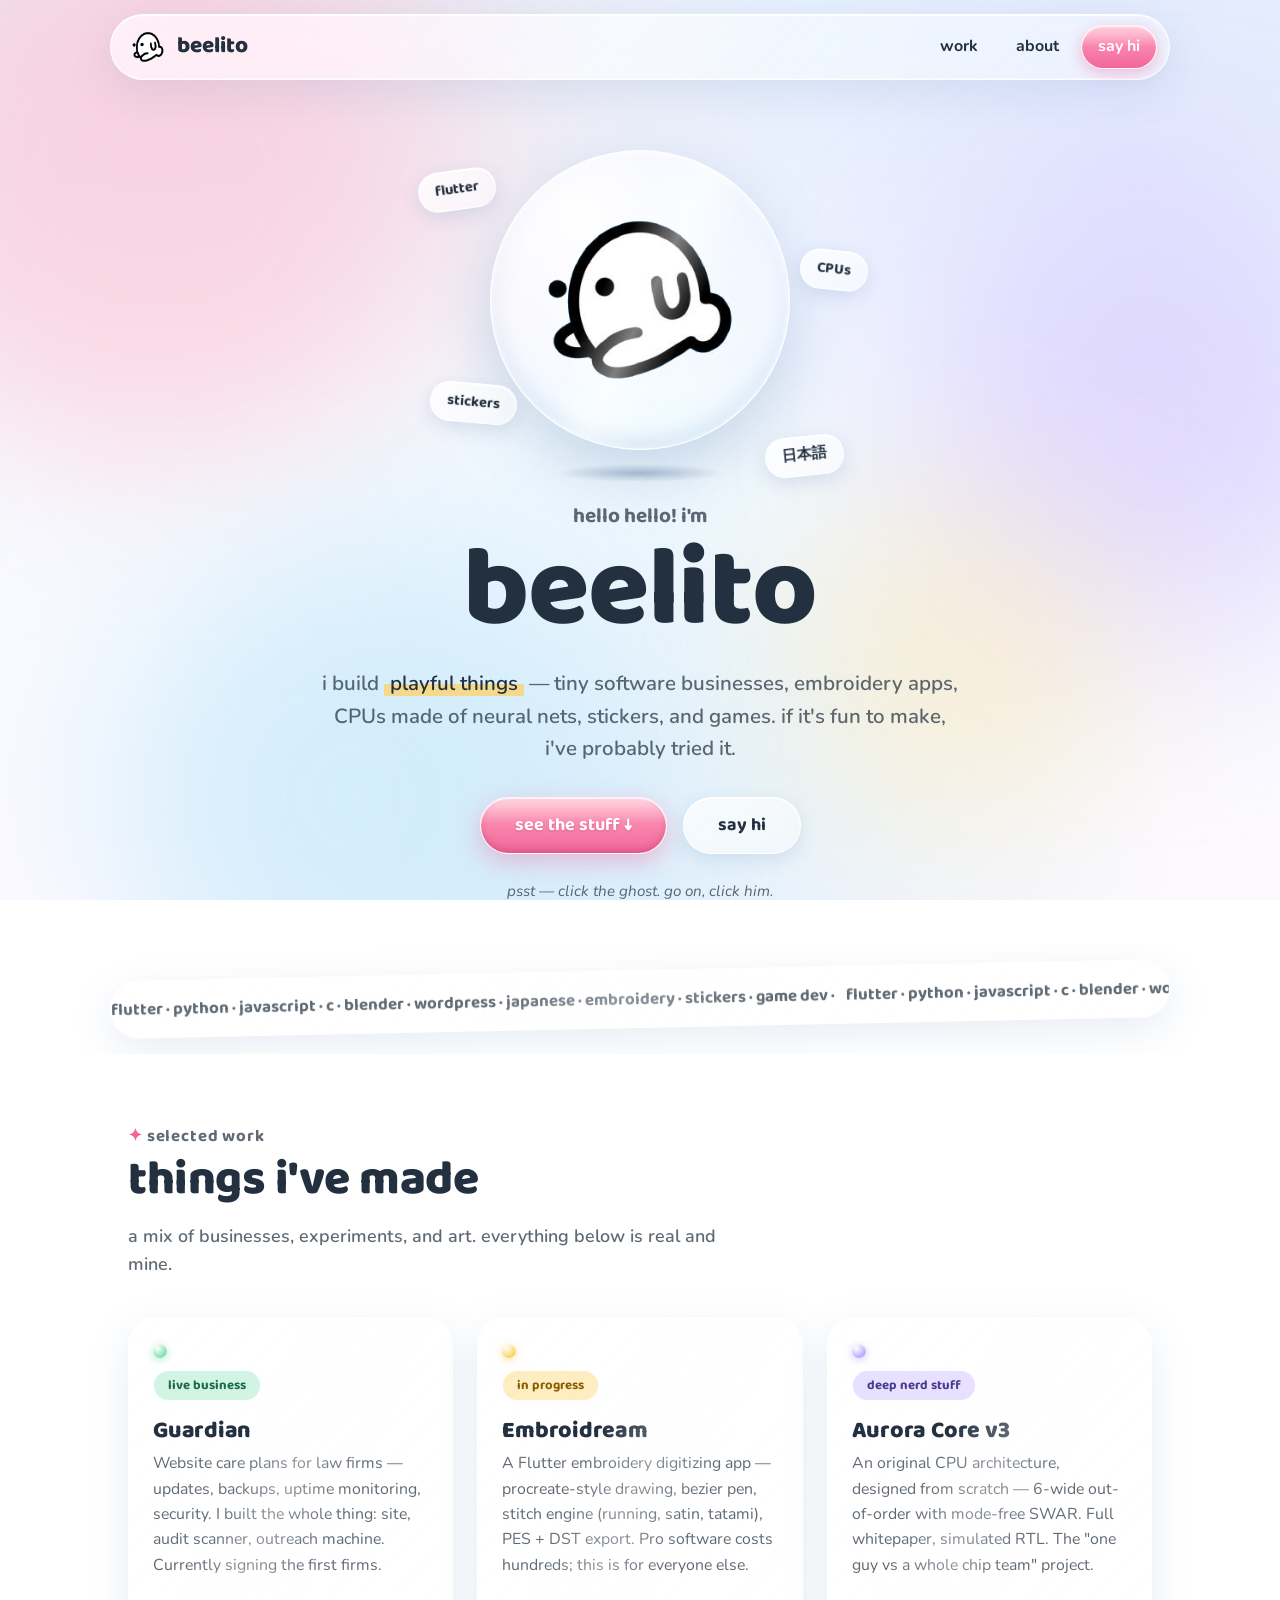
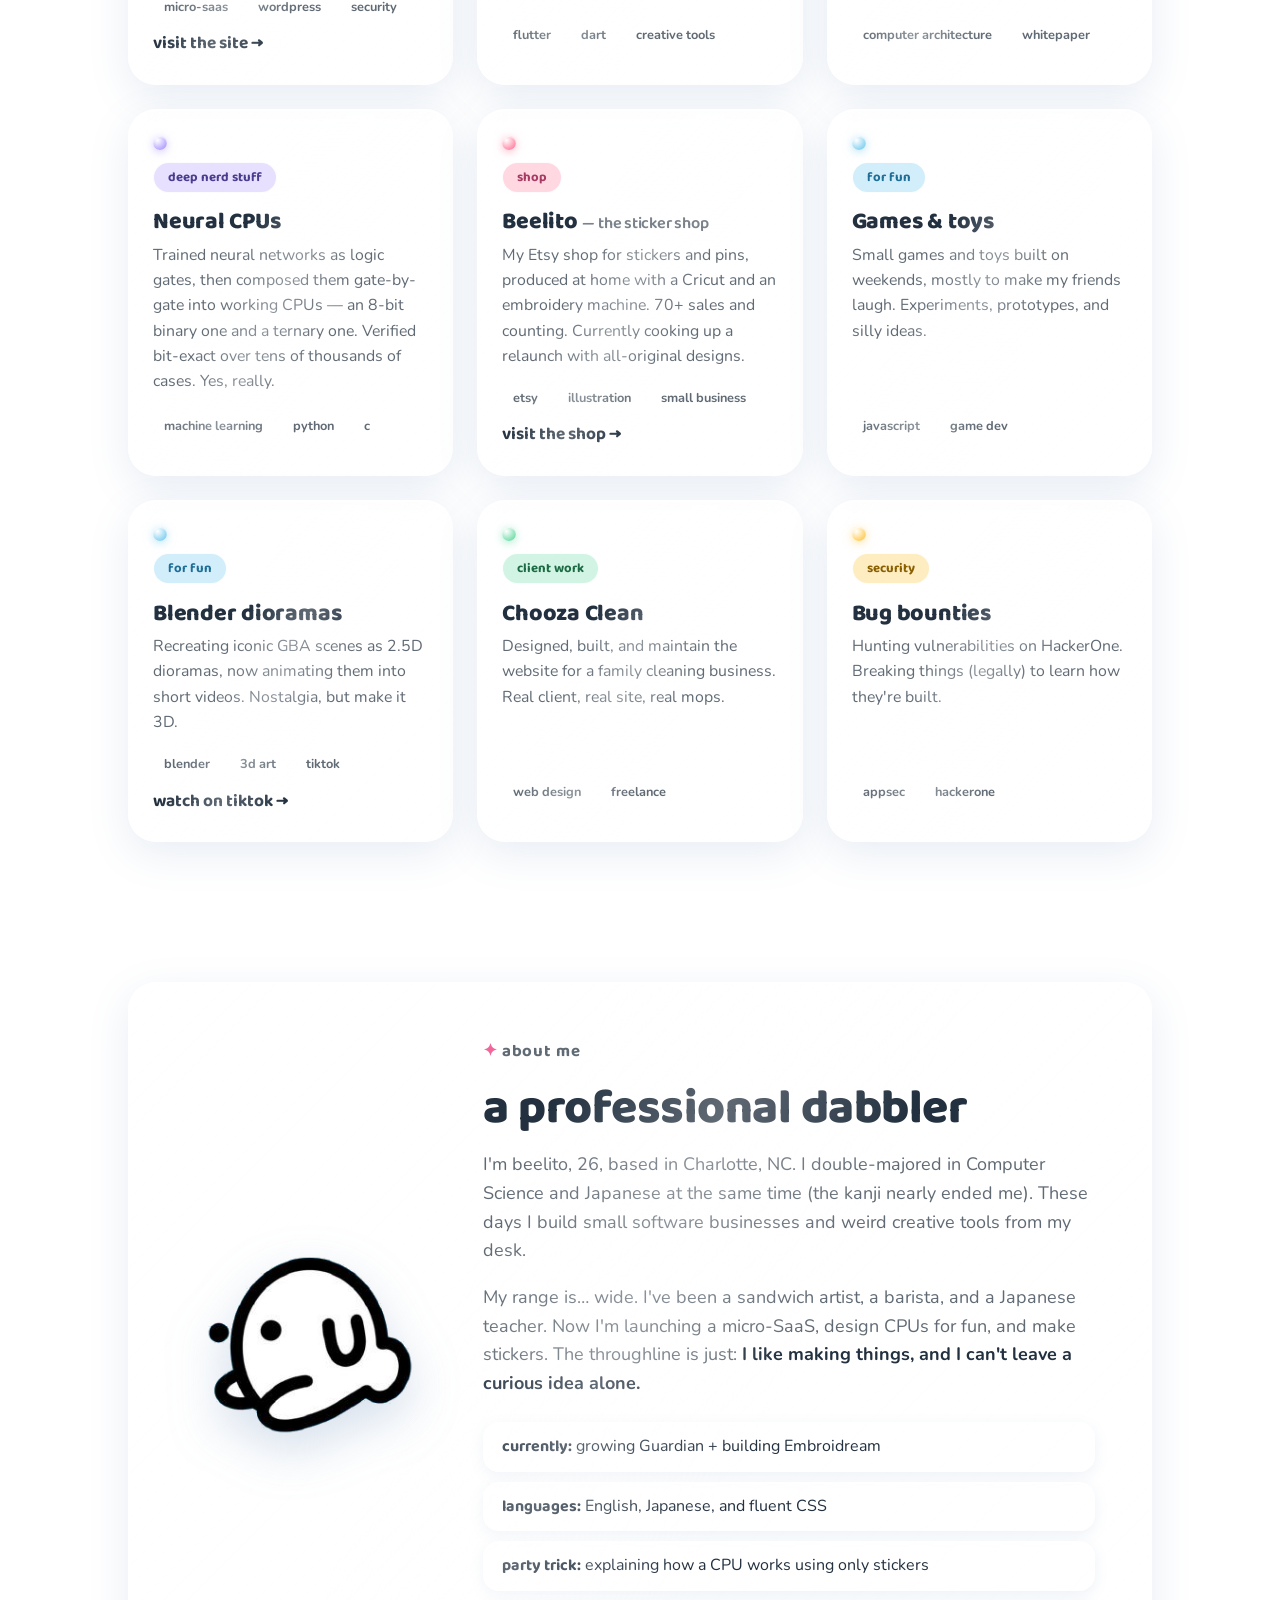
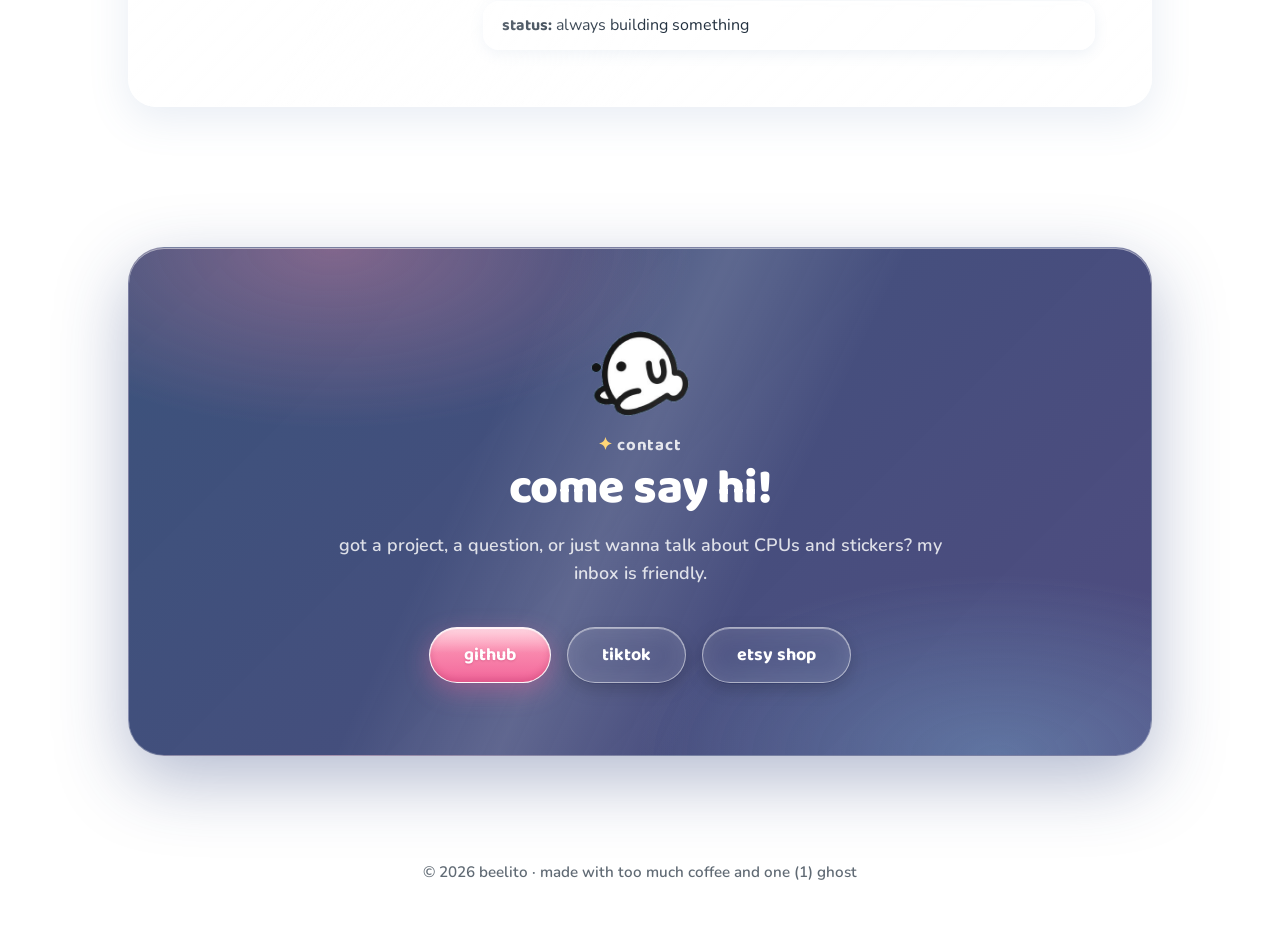
<file: index.html>
<!DOCTYPE html>
<html lang="en">
<head>
<meta charset="utf-8">
<meta name="viewport" content="width=device-width, initial-scale=1">
<title>beelito — i build playful things</title>
<meta name="description" content="beelito's portfolio: micro-SaaS, a Flutter embroidery app, CPU architecture experiments, stickers, and games. Built for fun, shipped for real.">
<link rel="icon" href="ghost.png" type="image/png">
<link rel="preconnect" href="https://fonts.googleapis.com">
<link rel="preconnect" href="https://fonts.gstatic.com" crossorigin>
<link href="https://fonts.googleapis.com/css2?family=Baloo+2:wght@500;600;700;800&family=Nunito:ital,wght@0,400;0,600;0,700;1,400&display=swap" rel="stylesheet">
<link rel="stylesheet" href="styles.css">
</head>
<body>

<div class="aurora" aria-hidden="true">
  <span class="blob b1"></span><span class="blob b2"></span>
  <span class="blob b3"></span><span class="blob b4"></span>
</div>

<header class="nav glass">
  <a class="nav-logo" href="#top" aria-label="beelito home">
    <img class="nav-ghost" src="ghost.png" alt="">
    <span>beelito</span>
  </a>
  <nav class="nav-links">
    <a href="#work">work</a>
    <a href="#about">about</a>
    <a href="#contact" class="nav-cta">say hi</a>
  </nav>
</header>

<main id="top">

  <!-- HERO -->
  <section class="hero">
    <div class="wrap hero-inner">
      <div class="hero-stage">
        <div class="hero-orb" id="heroOrb" role="img" aria-label="beelito's ghost logo">
          <img src="ghost.png" alt="">
        </div>
        <div class="hero-shadow" aria-hidden="true"></div>
        <span class="chip c1">flutter</span>
        <span class="chip c2">CPUs</span>
        <span class="chip c3">stickers</span>
        <span class="chip c4">日本語</span>
      </div>
      <p class="hero-kicker">hello hello! i'm</p>
      <h1>beelito</h1>
      <p class="hero-sub">i build <span class="hl">playful things</span> — tiny software businesses, embroidery apps, CPUs made of neural nets, stickers, and games. if it's fun to make, i've probably tried it.</p>
      <div class="hero-btns">
        <a class="btn btn-gel" href="#work">see the stuff ↓</a>
        <a class="btn btn-clear" href="#contact">say hi</a>
      </div>
      <p class="hero-note">psst — click the ghost. go on, click him.</p>
    </div>
  </section>

  <!-- MARQUEE -->
  <div class="marquee-wrap">
    <div class="marquee glass" aria-hidden="true">
      <div class="marquee-track">
        <span>flutter · python · javascript · c · blender · wordpress · japanese · embroidery · stickers · game dev ·&nbsp;</span>
        <span>flutter · python · javascript · c · blender · wordpress · japanese · embroidery · stickers · game dev ·&nbsp;</span>
      </div>
    </div>
  </div>

  <!-- WORK -->
  <section id="work" class="section">
    <div class="wrap">
      <p class="kicker">selected work</p>
      <h2>things i've made</h2>
      <p class="section-sub">a mix of businesses, experiments, and art. everything below is real and mine.</p>

      <div class="cards">
        <article class="card glass reveal">
          <span class="card-dot" style="--dot:#7fe0b2"></span>
          <span class="card-tag tint-mint">live business</span>
          <h3>Guardian</h3>
          <p>Website care plans for law firms — updates, backups, uptime monitoring, security. I built the whole thing: site, audit scanner, outreach machine. Currently signing the first firms.</p>
          <div class="card-tags"><span>micro-saas</span><span>wordpress</span><span>security</span></div>
          <a class="card-link" href="https://guardian-care.pages.dev/" target="_blank" rel="noopener">visit the site →</a>
        </article>

        <article class="card glass reveal">
          <span class="card-dot" style="--dot:#ffd166"></span>
          <span class="card-tag tint-yellow">in progress</span>
          <h3>Embroidream</h3>
          <p>A Flutter embroidery digitizing app — procreate-style drawing, bezier pen, stitch engine (running, satin, tatami), PES + DST export. Pro software costs hundreds; this is for everyone else.</p>
          <div class="card-tags"><span>flutter</span><span>dart</span><span>creative tools</span></div>
        </article>

        <article class="card glass reveal">
          <span class="card-dot" style="--dot:#b9a7ff"></span>
          <span class="card-tag tint-lav">deep nerd stuff</span>
          <h3>Aurora Core v3</h3>
          <p>An original CPU architecture, designed from scratch — 6-wide out-of-order with mode-free SWAR. Full whitepaper, simulated RTL. The "one guy vs a whole chip team" project.</p>
          <div class="card-tags"><span>computer architecture</span><span>whitepaper</span></div>
        </article>

        <article class="card glass reveal">
          <span class="card-dot" style="--dot:#b9a7ff"></span>
          <span class="card-tag tint-lav">deep nerd stuff</span>
          <h3>Neural CPUs</h3>
          <p>Trained neural networks as logic gates, then composed them gate-by-gate into working CPUs — an 8-bit binary one and a ternary one. Verified bit-exact over tens of thousands of cases. Yes, really.</p>
          <div class="card-tags"><span>machine learning</span><span>python</span><span>c</span></div>
        </article>

        <article class="card glass reveal">
          <span class="card-dot" style="--dot:#ff8fab"></span>
          <span class="card-tag tint-pink">shop</span>
          <h3>Beelito <span class="card-soft">— the sticker shop</span></h3>
          <p>My Etsy shop for stickers and pins, produced at home with a Cricut and an embroidery machine. 70+ sales and counting. Currently cooking up a relaunch with all-original designs.</p>
          <div class="card-tags"><span>etsy</span><span>illustration</span><span>small business</span></div>
          <a class="card-link" href="https://www.etsy.com/shop/beelito" target="_blank" rel="noopener">visit the shop →</a>
        </article>

        <article class="card glass reveal">
          <span class="card-dot" style="--dot:#8ed4f2"></span>
          <span class="card-tag tint-sky">for fun</span>
          <h3>Games &amp; toys</h3>
          <p>Small games and toys built on weekends, mostly to make my friends laugh. Experiments, prototypes, and silly ideas.</p>
          <div class="card-tags"><span>javascript</span><span>game dev</span></div>
        </article>

        <article class="card glass reveal">
          <span class="card-dot" style="--dot:#8ed4f2"></span>
          <span class="card-tag tint-sky">for fun</span>
          <h3>Blender dioramas</h3>
          <p>Recreating iconic GBA scenes as 2.5D dioramas, now animating them into short videos. Nostalgia, but make it 3D.</p>
          <div class="card-tags"><span>blender</span><span>3d art</span><span>tiktok</span></div>
          <a class="card-link" href="https://www.tiktok.com/@beelito" target="_blank" rel="noopener">watch on tiktok →</a>
        </article>

        <article class="card glass reveal">
          <span class="card-dot" style="--dot:#7fe0b2"></span>
          <span class="card-tag tint-mint">client work</span>
          <h3>Chooza Clean</h3>
          <p>Designed, built, and maintain the website for a family cleaning business. Real client, real site, real mops.</p>
          <div class="card-tags"><span>web design</span><span>freelance</span></div>
        </article>

        <article class="card glass reveal">
          <span class="card-dot" style="--dot:#ffd166"></span>
          <span class="card-tag tint-yellow">security</span>
          <h3>Bug bounties</h3>
          <p>Hunting vulnerabilities on HackerOne. Breaking things (legally) to learn how they're built.</p>
          <div class="card-tags"><span>appsec</span><span>hackerone</span></div>
        </article>
      </div>
    </div>
  </section>

  <!-- ABOUT -->
  <section id="about" class="section">
    <div class="wrap">
      <div class="about-panel glass reveal">
        <div class="about-ghost">
          <img src="ghost.png" alt="beelito's ghost logo">
        </div>
        <div>
          <p class="kicker">about me</p>
          <h2>a professional dabbler</h2>
          <p>I'm beelito, 26, based in Charlotte, NC. I double-majored in Computer Science and Japanese at the same time (the kanji nearly ended me). These days I build small software businesses and weird creative tools from my desk.</p>
          <p>My range is… wide. I've been a sandwich artist, a barista, and a Japanese teacher. Now I'm launching a micro-SaaS, design CPUs for fun, and make stickers. The throughline is just: <strong>I like making things, and I can't leave a curious idea alone.</strong></p>
          <ul class="fun-facts">
            <li><strong>currently:</strong> growing Guardian + building Embroidream</li>
            <li><strong>languages:</strong> English, Japanese, and fluent CSS</li>
            <li><strong>party trick:</strong> explaining how a CPU works using only stickers</li>
            <li><strong>status:</strong> always building something</li>
          </ul>
        </div>
      </div>
    </div>
  </section>

  <!-- CONTACT -->
  <section id="contact" class="section">
    <div class="wrap">
      <div class="contact-panel reveal">
        <div class="contact-ghost">
          <img src="ghost.png" alt="beelito's ghost logo">
        </div>
        <p class="kicker kicker-light">contact</p>
        <h2>come say hi!</h2>
        <p class="section-sub">got a project, a question, or just wanna talk about CPUs and stickers? my inbox is friendly.</p>
        <div class="contact-btns">
          <a class="btn btn-gel" href="https://github.com/beelito" target="_blank" rel="noopener">github</a>
          <a class="btn btn-frost" href="https://www.tiktok.com/@beelito" target="_blank" rel="noopener">tiktok</a>
          <a class="btn btn-frost" href="https://www.etsy.com/shop/beelito" target="_blank" rel="noopener">etsy shop</a>
        </div>
      </div>
    </div>
  </section>

</main>

<footer class="footer">
  <div class="wrap">
    <p>© 2026 beelito · made with too much coffee and one (1) ghost</p>
  </div>
</footer>

<script src="script.js"></script>
</body>
</html>
</file>
<file: styles.css>
/* beelito's portfolio — playful liquid glass. frosted panels, gel buttons, aurora light. */

:root {
  --ink: #22303f;
  --ink-soft: rgba(34, 48, 63, 0.72);
  --pink: #ff8fab;
  --pink-deep: #f2669a;
  --yellow: #ffd166;
  --mint: #7fe0b2;
  --lav: #b9a7ff;
  --sky: #8ed4f2;
  --font-head: "Baloo 2", "Comic Sans MS", cursive;
  --font-body: "Nunito", -apple-system, "Segoe UI", sans-serif;
}

* { margin: 0; padding: 0; box-sizing: border-box; }
html { scroll-behavior: smooth; }
body {
  font-family: var(--font-body);
  color: var(--ink);
  font-size: 18px;
  line-height: 1.6;
  overflow-x: hidden;
  background:
    radial-gradient(1100px 750px at 12% 8%, rgba(255, 143, 171, 0.20), transparent 60%),
    radial-gradient(1000px 700px at 88% 18%, rgba(185, 167, 255, 0.20), transparent 60%),
    radial-gradient(900px 900px at 50% 95%, rgba(142, 212, 242, 0.25), transparent 60%),
    linear-gradient(180deg, #e9f5fd 0%, #f6fbff 45%, #fdfaff 100%);
  background-attachment: fixed;
  min-height: 100vh;
}
::selection { background: rgba(255, 143, 171, 0.4); }

.wrap { max-width: 1080px; margin: 0 auto; padding: 0 28px; }

h1, h2, h3 {
  font-family: var(--font-head);
  font-weight: 800;
  line-height: 1.05;
  letter-spacing: -0.01em;
}
h1 { font-size: clamp(4rem, 12vw, 7rem); }
h2 { font-size: clamp(2.1rem, 5vw, 3rem); margin-bottom: 1rem; }
h3 { font-size: 1.45rem; margin: 0.7rem 0 0.5rem; }

.kicker {
  font-family: var(--font-head);
  font-weight: 700;
  font-size: 1.05rem;
  letter-spacing: 0.05em;
  margin-bottom: 0.3rem;
  color: var(--ink-soft);
}
.kicker::before { content: "✦ "; color: var(--pink-deep); }
.kicker-light { color: rgba(255, 255, 255, 0.85); }
.kicker-light::before { color: var(--yellow); }

/* ---------- aurora background ---------- */
.aurora { position: fixed; inset: 0; z-index: -1; overflow: hidden; pointer-events: none; }
.blob { position: absolute; border-radius: 50%; filter: blur(90px); opacity: 0.55; }
.b1 { width: 44vw; height: 44vw; left: -10vw; top: -8vw; background: #ffc4d6; animation: drift1 26s ease-in-out infinite; }
.b2 { width: 36vw; height: 36vw; right: -8vw; top: 22vh; background: #d3c5ff; animation: drift2 32s ease-in-out infinite; }
.b3 { width: 40vw; height: 40vw; left: 8vw; bottom: -12vw; background: #bfe6fa; animation: drift1 38s ease-in-out infinite reverse; }
.b4 { width: 26vw; height: 26vw; right: 12vw; bottom: 8vh; background: #ffe9b8; animation: drift2 29s ease-in-out infinite reverse; }
@keyframes drift1 { 0%,100% { transform: translate(0,0) scale(1); } 50% { transform: translate(6vw, 4vh) scale(1.12); } }
@keyframes drift2 { 0%,100% { transform: translate(0,0) scale(1.05); } 50% { transform: translate(-5vw, -5vh) scale(0.94); } }

/* ---------- glass material ---------- */
.glass {
  background: linear-gradient(135deg, rgba(255, 255, 255, 0.68), rgba(255, 255, 255, 0.38));
  -webkit-backdrop-filter: blur(22px) saturate(1.6);
  backdrop-filter: blur(22px) saturate(1.6);
  border: 1px solid rgba(255, 255, 255, 0.9);
  border-radius: 28px;
  box-shadow:
    0 12px 40px rgba(90, 130, 180, 0.14),
    inset 0 1px 0 rgba(255, 255, 255, 1),
    inset 0 -1px 0 rgba(255, 255, 255, 0.35);
  position: relative;
}
.glass::before {
  content: ""; position: absolute; inset: 0; border-radius: inherit;
  pointer-events: none;
  background: linear-gradient(115deg, transparent 35%, rgba(255, 255, 255, 0.28) 48%, transparent 62%);
}
.glass::after {
  content: ""; position: absolute; top: 0; left: 10%; right: 10%; height: 1px;
  background: linear-gradient(90deg, transparent, rgba(255, 255, 255, 1), transparent);
  pointer-events: none;
}

/* ---------- nav ---------- */
.nav {
  position: fixed; top: 14px; left: 50%; transform: translateX(-50%);
  z-index: 50;
  display: flex; align-items: center; justify-content: space-between;
  width: min(1060px, calc(100% - 28px));
  padding: 10px 12px 10px 18px;
  border-radius: 999px;
}
.nav-logo {
  display: inline-flex; align-items: center; gap: 10px;
  font-family: var(--font-head); font-weight: 800; font-size: 1.4rem;
  color: var(--ink); text-decoration: none;
}
.nav-ghost { width: 38px; height: 38px; }
.nav-links { display: flex; gap: 6px; align-items: center; }
.nav-links a {
  color: var(--ink); text-decoration: none; font-weight: 700; font-size: 1rem;
  padding: 8px 16px; border-radius: 999px; transition: background 0.2s ease;
}
.nav-links a:not(.nav-cta):hover { background: rgba(255, 255, 255, 0.6); }
.nav-cta {
  background: linear-gradient(180deg, rgba(255,255,255,.5), rgba(255,255,255,0) 50%),
              linear-gradient(180deg, #ffa4bd, var(--pink-deep));
  color: #fff !important;
  border: 1px solid rgba(255, 255, 255, 0.9);
  box-shadow: 0 4px 14px rgba(242, 102, 154, 0.4), inset 0 1px 1px rgba(255,255,255,.7);
  transition: transform 0.15s ease, box-shadow 0.15s ease !important;
}
.nav-cta:hover { transform: translateY(-1px) scale(1.03); background: rgba(255,255,255,0.6); }

/* ---------- hero ---------- */
.hero { padding: 150px 0 40px; }
.hero-inner { text-align: center; }
.hero-stage { position: relative; width: min(300px, 64vw); margin: 0 auto 18px; }
.hero-orb {
  width: 100%; aspect-ratio: 1; border-radius: 50%;
  display: grid; place-items: center;
  background: radial-gradient(circle at 30% 22%, rgba(255,255,255,.95), rgba(255,255,255,.35) 55%, rgba(255,255,255,.12));
  -webkit-backdrop-filter: blur(18px) saturate(1.5);
  backdrop-filter: blur(18px) saturate(1.5);
  border: 1px solid rgba(255, 255, 255, 0.95);
  box-shadow:
    0 24px 60px rgba(90, 130, 180, 0.28),
    inset 0 2px 8px rgba(255, 255, 255, 1),
    inset 0 -10px 20px rgba(140, 180, 220, 0.28);
  animation: bob 3.4s ease-in-out infinite;
  cursor: pointer;
  position: relative; z-index: 1;
}
.hero-orb::after {
  content: ""; position: absolute; inset: 0; border-radius: 50%;
  background: linear-gradient(115deg, transparent 40%, rgba(255,255,255,.5) 52%, transparent 64%);
  pointer-events: none;
}
.hero-orb img { width: 76%; height: auto; display: block; }
.hero-shadow {
  width: 56%; height: 18px; margin: 14px auto 0;
  background: radial-gradient(ellipse at center, rgba(60, 90, 130, 0.35), transparent 70%);
  border-radius: 50%;
  animation: shadow-pulse 3.4s ease-in-out infinite;
}
@keyframes bob { 0%,100% { transform: translateY(0); } 50% { transform: translateY(-14px); } }
@keyframes shadow-pulse { 0%,100% { transform: scaleX(1); opacity: 0.9; } 50% { transform: scaleX(0.78); opacity: 0.55; } }

.chip {
  position: absolute; z-index: 2;
  font-family: var(--font-head); font-weight: 700; font-size: 0.92rem;
  padding: 7px 16px; border-radius: 999px;
  background: linear-gradient(135deg, rgba(255,255,255,.85), rgba(255,255,255,.5));
  -webkit-backdrop-filter: blur(12px);
  backdrop-filter: blur(12px);
  border: 1px solid rgba(255, 255, 255, 0.95);
  box-shadow: 0 6px 18px rgba(90, 130, 180, 0.18), inset 0 1px 0 #fff;
  animation: chip-float 5s ease-in-out infinite;
  white-space: nowrap;
}
.c1 { top: 6%; left: -24%; transform: rotate(-8deg); }
.c2 { top: 30%; right: -26%; transform: rotate(6deg); animation-delay: 1.2s; }
.c3 { bottom: 18%; left: -20%; transform: rotate(5deg); animation-delay: 2.1s; }
.c4 { bottom: 2%; right: -18%; transform: rotate(-6deg); animation-delay: 0.6s; }
@keyframes chip-float { 0%,100% { margin-top: 0; } 50% { margin-top: -12px; } }

.hero-kicker { font-family: var(--font-head); font-weight: 700; font-size: 1.3rem; color: var(--ink-soft); }
.hero h1 { margin-bottom: 1rem; }
.hero-sub { font-size: 1.28rem; max-width: 640px; margin: 0 auto 2rem; font-weight: 600; color: var(--ink-soft); }
.hl {
  color: var(--ink);
  background: linear-gradient(180deg, transparent 55%, rgba(255, 209, 102, 0.75) 55%, rgba(255, 209, 102, 0.75) 95%, transparent 95%);
  padding: 0 6px; white-space: nowrap;
}
.hero-btns { display: flex; gap: 16px; justify-content: center; flex-wrap: wrap; }
.hero-note { margin-top: 1.6rem; font-size: 0.95rem; color: var(--ink-soft); font-style: italic; }

/* ---------- buttons ---------- */
.btn {
  display: inline-block; text-decoration: none;
  font-family: var(--font-head); font-weight: 700; font-size: 1.12rem;
  border-radius: 999px; padding: 13px 34px;
  transition: transform 0.16s cubic-bezier(0.34, 1.56, 0.64, 1), box-shadow 0.16s ease;
}
.btn:active { transform: scale(0.96); }
/* gel primary — the lab-pill look: specular top, translucent color, inner depth */
.btn-gel {
  color: #fff;
  background:
    linear-gradient(180deg, rgba(255, 255, 255, 0.55) 0%, rgba(255, 255, 255, 0) 46%),
    linear-gradient(180deg, #ffa4bd 0%, var(--pink-deep) 100%);
  border: 1px solid rgba(255, 255, 255, 0.9);
  box-shadow:
    0 8px 24px rgba(242, 102, 154, 0.38),
    inset 0 1px 1px rgba(255, 255, 255, 0.85),
    inset 0 -3px 6px rgba(170, 40, 90, 0.28);
  text-shadow: 0 1px 2px rgba(170, 40, 90, 0.3);
}
.btn-gel:hover { transform: translateY(-2px) scale(1.03); box-shadow: 0 12px 30px rgba(242,102,154,.48), inset 0 1px 1px rgba(255,255,255,.85), inset 0 -3px 6px rgba(170,40,90,.28); }
/* clear glass secondary */
.btn-clear {
  color: var(--ink);
  background: linear-gradient(135deg, rgba(255,255,255,.75), rgba(255,255,255,.4));
  -webkit-backdrop-filter: blur(14px);
  backdrop-filter: blur(14px);
  border: 1px solid rgba(255, 255, 255, 0.95);
  box-shadow: 0 6px 18px rgba(90, 130, 180, 0.16), inset 0 1px 0 #fff;
}
.btn-clear:hover { transform: translateY(-2px) scale(1.03); }
/* frosted button for dark panels */
.btn-frost {
  color: #fff;
  background: rgba(255, 255, 255, 0.16);
  -webkit-backdrop-filter: blur(14px);
  backdrop-filter: blur(14px);
  border: 1px solid rgba(255, 255, 255, 0.5);
  box-shadow: inset 0 1px 0 rgba(255,255,255,.4), 0 6px 18px rgba(0,0,0,.18);
}
.btn-frost:hover { transform: translateY(-2px) scale(1.03); background: rgba(255,255,255,.24); }

/* ---------- marquee ---------- */
.marquee-wrap { padding: 26px 0; overflow: hidden; }
.marquee {
  width: min(1060px, calc(100% - 28px)); margin: 0 auto;
  border-radius: 999px; overflow: hidden; padding: 13px 0;
  transform: rotate(-1.2deg);
}
.marquee-track { display: inline-flex; white-space: nowrap; animation: scroll 30s linear infinite; }
.marquee-track span {
  font-family: var(--font-head); font-weight: 700; font-size: 1.05rem;
  color: var(--ink-soft); padding-right: 8px;
}
@keyframes scroll { to { transform: translateX(-50%); } }

/* ---------- sections ---------- */
.section { padding: 70px 0; scroll-margin-top: 90px; }
.section-sub { font-size: 1.12rem; color: var(--ink-soft); max-width: 620px; margin-bottom: 2.4rem; font-weight: 600; }

/* ---------- cards ---------- */
.cards { display: grid; grid-template-columns: repeat(3, 1fr); gap: 24px; }
.card {
  padding: 26px 24px;
  transition: transform 0.25s cubic-bezier(0.34, 1.56, 0.64, 1), box-shadow 0.25s ease;
  display: flex; flex-direction: column;
}
.card:hover {
  transform: translateY(-8px) scale(1.015);
  box-shadow: 0 24px 60px rgba(90, 130, 180, 0.22), inset 0 1px 0 #fff, inset 0 -1px 0 rgba(255,255,255,.35);
}
.card-dot {
  width: 14px; height: 14px; border-radius: 50%;
  background: radial-gradient(circle at 32% 30%, rgba(255,255,255,.9), var(--dot) 70%);
  box-shadow: 0 2px 8px color-mix(in srgb, var(--dot) 60%, transparent), inset 0 1px 1px rgba(255,255,255,.8);
  margin-bottom: 12px;
}
.card-tag {
  align-self: flex-start; font-family: var(--font-head); font-weight: 700; font-size: 0.82rem;
  border-radius: 999px; padding: 4px 14px; margin-bottom: 0.4rem;
  border: 1px solid rgba(255, 255, 255, 0.9);
  -webkit-backdrop-filter: blur(8px); backdrop-filter: blur(8px);
}
.tint-mint { background: rgba(127, 224, 178, 0.35); color: #1d6b44; }
.tint-yellow { background: rgba(255, 209, 102, 0.4); color: #8a5f00; }
.tint-lav { background: rgba(185, 167, 255, 0.35); color: #4a3d8f; }
.tint-pink { background: rgba(255, 143, 171, 0.35); color: #a83a63; }
.tint-sky { background: rgba(142, 212, 242, 0.4); color: #1f6e97; }
.card p { flex: 1; font-size: 0.99rem; color: var(--ink-soft); }
.card-soft { font-weight: 600; font-size: 1.02rem; opacity: 0.6; }
.card-tags { display: flex; flex-wrap: wrap; gap: 8px; margin: 1rem 0 0.6rem; }
.card-tags span {
  font-size: 0.8rem; font-weight: 700; color: var(--ink-soft);
  background: rgba(255, 255, 255, 0.55);
  border: 1px solid rgba(255, 255, 255, 0.9);
  border-radius: 8px; padding: 2px 10px;
}
.card-link { font-family: var(--font-head); font-weight: 700; color: var(--ink); text-decoration: none; font-size: 1.08rem; }
.card-link:hover { color: var(--pink-deep); }

/* ---------- about ---------- */
.about-panel {
  padding: clamp(28px, 5vw, 56px);
  display: grid; grid-template-columns: 250px 1fr; gap: 48px; align-items: center;
}
.about-ghost img { width: 100%; height: auto; display: block; animation: bob 4s ease-in-out infinite; filter: drop-shadow(0 18px 24px rgba(90,130,180,.25)); }
.about-panel p { margin-bottom: 1.1rem; color: var(--ink-soft); }
.about-panel p strong { color: var(--ink); }
.fun-facts { list-style: none; margin-top: 1.5rem; display: grid; gap: 10px; }
.fun-facts li {
  background: rgba(255, 255, 255, 0.55);
  border: 1px solid rgba(255, 255, 255, 0.9);
  border-radius: 16px; padding: 11px 18px; font-size: 1rem;
  box-shadow: inset 0 1px 0 #fff, 0 4px 14px rgba(90,130,180,.1);
}
.fun-facts strong { font-family: var(--font-head); }

/* ---------- contact ---------- */
.contact-panel {
  border-radius: 36px; padding: clamp(36px, 6vw, 72px) clamp(28px, 5vw, 56px);
  text-align: center; position: relative; overflow: hidden;
  background:
    radial-gradient(600px 300px at 20% 0%, rgba(255, 143, 171, 0.35), transparent 60%),
    radial-gradient(600px 300px at 85% 100%, rgba(142, 212, 242, 0.3), transparent 60%),
    linear-gradient(135deg, rgba(32, 58, 105, 0.88), rgba(48, 44, 105, 0.85));
  -webkit-backdrop-filter: blur(26px) saturate(1.4);
  backdrop-filter: blur(26px) saturate(1.4);
  border: 1px solid rgba(255, 255, 255, 0.28);
  box-shadow: 0 24px 70px rgba(40, 60, 120, 0.35), inset 0 1px 0 rgba(255,255,255,.5);
  color: #fff;
}
.contact-panel::before {
  content: ""; position: absolute; inset: 0; border-radius: inherit; pointer-events: none;
  background: linear-gradient(115deg, transparent 35%, rgba(255,255,255,.14) 48%, transparent 62%);
}
.contact-panel h2 { color: #fff; }
.contact-panel .section-sub { color: rgba(255, 255, 255, 0.82); margin-left: auto; margin-right: auto; }
.contact-ghost { width: 120px; margin: 0 auto 6px; }
.contact-ghost img { width: 100%; height: auto; display: block; animation: bob 3s ease-in-out infinite; }
.contact-btns { display: flex; gap: 16px; justify-content: center; flex-wrap: wrap; margin-top: 1.8rem; position: relative; z-index: 1; }

/* ---------- footer ---------- */
.footer { padding: 34px 0 44px; text-align: center; }
.footer p { margin: 0; font-size: 0.95rem; color: var(--ink-soft); font-weight: 600; }

/* ---------- reveal ---------- */
.reveal { opacity: 0; translate: 0 26px; }
.reveal.in { opacity: 1; translate: 0 0; transition: opacity 0.6s ease, translate 0.6s cubic-bezier(0.34, 1.3, 0.64, 1); }

/* ---------- responsive ---------- */
@media (max-width: 900px) {
  .cards { grid-template-columns: repeat(2, 1fr); }
  .about-panel { grid-template-columns: 1fr; gap: 28px; }
  .about-ghost { max-width: 200px; margin: 0 auto; }
  .c1 { left: -8%; } .c2 { right: -8%; } .c3 { left: -6%; } .c4 { right: -6%; }
}
@media (max-width: 620px) {
  body { font-size: 16px; }
  .cards { grid-template-columns: 1fr; }
  .nav-links a:not(.nav-cta) { display: none; }
  .hero { padding-top: 130px; }
  .chip { display: none; }
  .section { padding: 50px 0; }
}

@media (prefers-reduced-motion: reduce) {
  *, *::before, *::after { animation-duration: 0.01ms !important; transition-duration: 0.01ms !important; }
  .reveal { opacity: 1; translate: none; }
}
</file>
